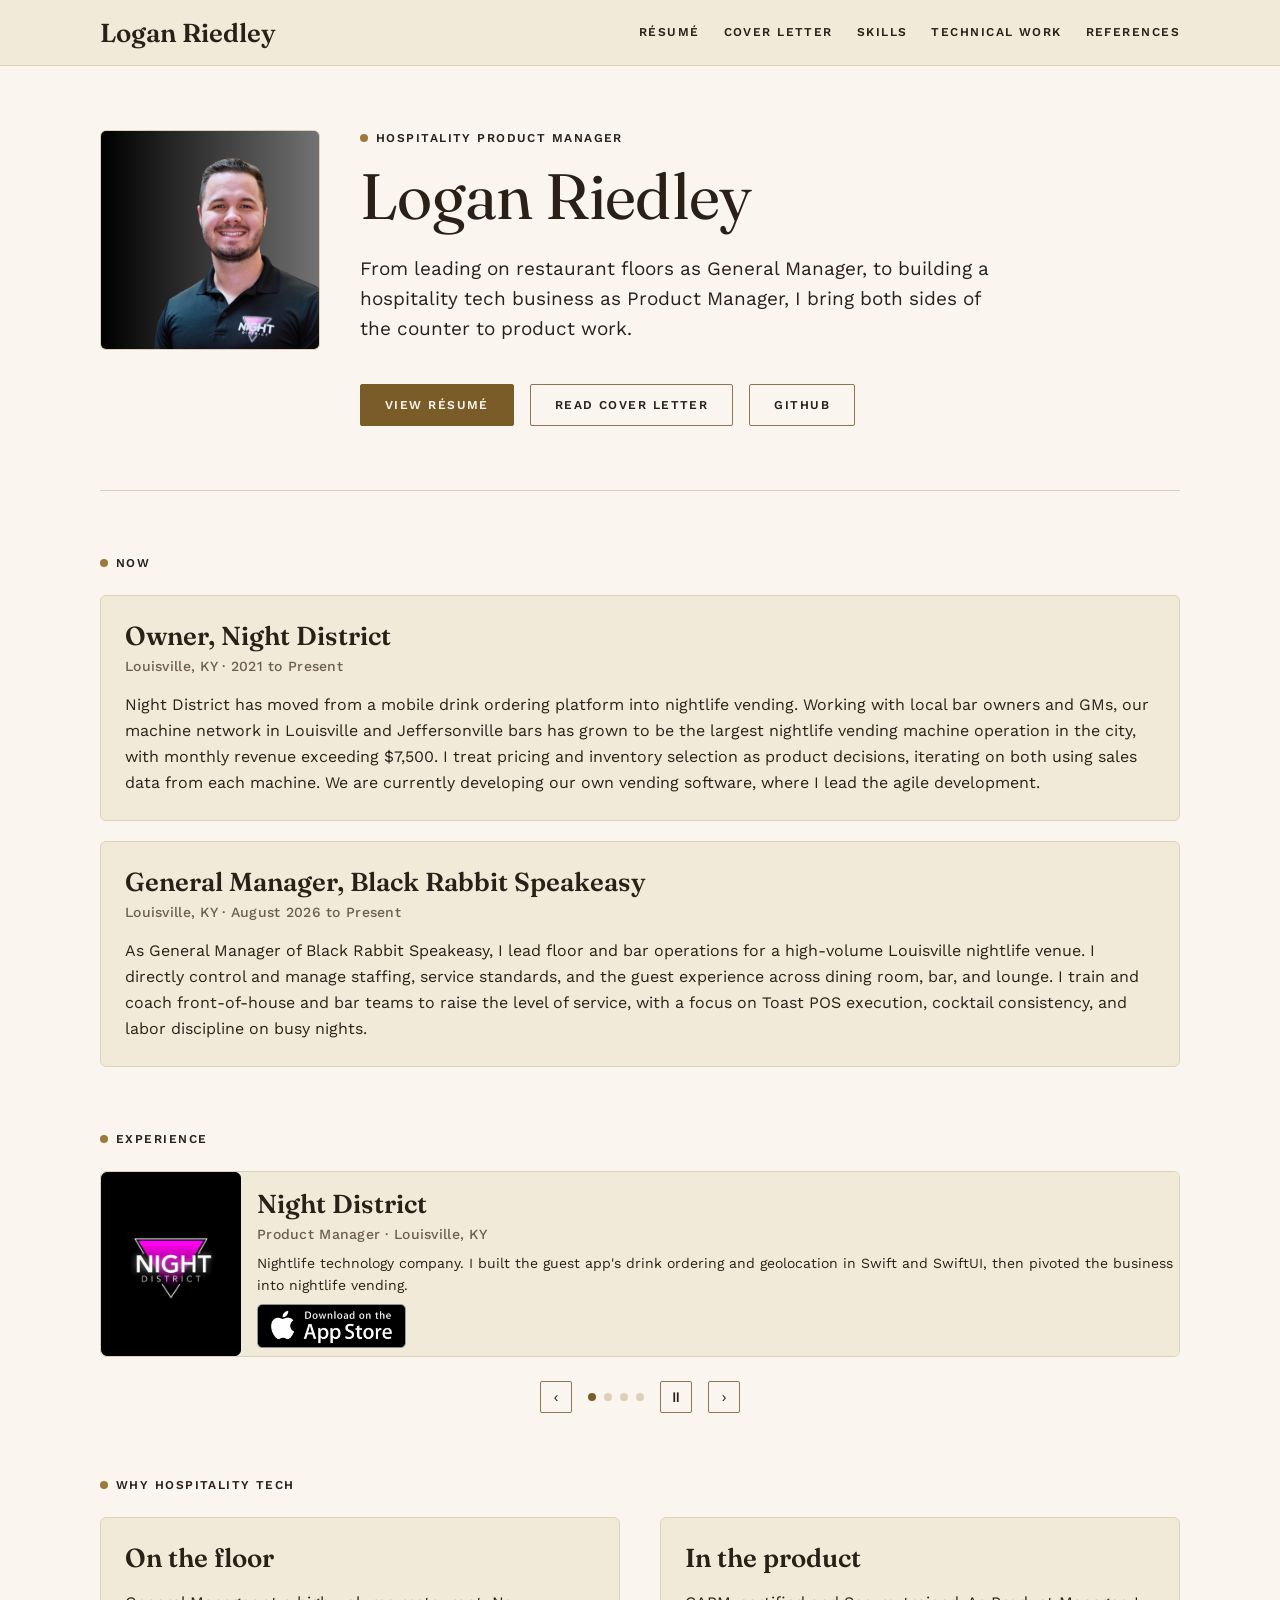
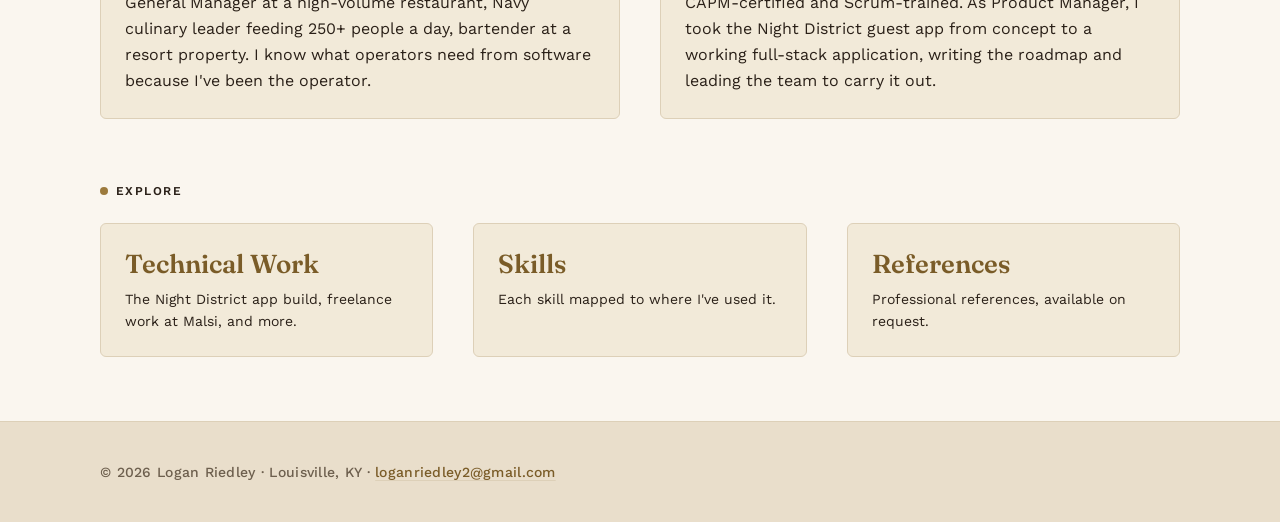
<file: index.html>
<!doctype html>
<html lang="en">
<head>
<meta charset="UTF-8" />
<meta name="viewport" content="width=device-width, initial-scale=1" />
<title>Logan Riedley · Hospitality Product Manager</title>
<meta name="description" content="Portfolio of Logan Riedley, a product manager who has worked both sides of the counter in hospitality." />
<link rel="preconnect" href="https://fonts.googleapis.com" />
<link rel="preconnect" href="https://fonts.gstatic.com" crossorigin />
<link href="https://fonts.googleapis.com/css2?family=Fraunces:wght@400;500;600&family=Work+Sans:wght@400;500;600&display=swap" rel="stylesheet" />
<link rel="stylesheet" href="assets/css/style.css" />
</head>
<body>

<header class="site-header">
  <div class="nav-inner">
    <a class="brand" href="index.html">Logan Riedley</a>
    <nav class="tabs" aria-label="Primary">
      <a href="assets/docs/logan-riedley-resume.pdf" target="_blank" rel="noopener">Résumé</a>
      <a href="cover-letter.html">Cover Letter</a>
      <!-- <a href="product-strategy.html">Product &amp; Strategy</a> -->
      <a href="skills.html">Skills</a>
      <a href="technical-work.html">Technical Work</a>
      <a href="references.html">References</a>
    </nav>
  </div>
</header>

<main>
  <div class="wrap">

    <section class="hero">
      <div class="hero-inner">
        <img class="hero-photo" src="assets/img/headshot.png" alt="Portrait of Logan Riedley" />
        <div>
          <p class="eyebrow label">Hospitality Product Manager</p>
          <h1 class="display-xl">Logan Riedley</h1>
          <p class="lede body-lg">
            From leading on restaurant floors as General Manager, to building a hospitality tech business as Product Manager, I bring both sides of the counter to product work.
          </p>
          <div class="cta-row">
            <a class="btn primary" href="assets/docs/logan-riedley-resume.pdf" target="_blank" rel="noopener">View Résumé</a>
            <a class="btn" href="cover-letter.html">Read Cover Letter</a>
            <a class="btn" href="https://github.com/lrriedley" target="_blank" rel="noopener">GitHub</a>
          </div>
        </div>
      </div>
    </section>

    <section>
      <div class="section-head">
        <p class="eyebrow label">Now</p>
      </div>
      <article class="card">
        <div class="card-head">
          <h2 class="display-md">Owner, Night District</h2>
          <span class="meta">Louisville, KY · 2021 to Present</span>
        </div>
        <p>
          Night District has moved from a mobile drink ordering platform into nightlife vending.
          Working with local bar owners and GMs, our machine network in Louisville and
          Jeffersonville bars has grown to be the largest nightlife vending machine operation in
          the city, with monthly revenue exceeding $7,500. I treat pricing and inventory selection
          as product decisions, iterating on both using sales data from each machine. 
          We are currently developing our own vending software, where I lead the agile development.
        </p>
      </article>

      <article class="card">
        <div class="card-head">
          <h2 class="display-md">General Manager, Black Rabbit Speakeasy</h2>
          <span class="meta">Louisville, KY · August 2026 to Present</span>
        </div>
        <p>
          As General Manager of Black Rabbit Speakeasy, I lead floor and bar operations for a high-volume 
          Louisville nightlife venue. I directly control and manage staffing, service standards, and the guest experience across dining 
          room, bar, and lounge. I train and coach front-of-house and bar teams to raise the level of service, 
          with a focus on Toast POS execution, cocktail consistency, and labor discipline on busy nights.
        </p>
      </article>
    </section>

    <section aria-roledescription="carousel" aria-label="Where I Work">
      <div class="section-head">
        <p class="eyebrow label">Experience</p>
      </div>
      <div class="carousel" data-carousel>
        <div class="carousel-viewport">
          <ul class="carousel-track" data-track role="list">
            <li class="carousel-slide" role="listitem">
              <div class="carousel-logo-frame carousel-logo-frame--dark carousel-logo-frame--fill">
                <img src="assets/img/carousel/night-district.png" alt="Night District logo" loading="lazy" />
              </div>
              <div>
                <h3 class="display-md">Night District</h3>
                <p class="meta">Product Manager · Louisville, KY</p>
                <p class="body-sm" style="margin-top: var(--space-2)">
                  Nightlife technology company. I built the guest app's drink ordering
                  and geolocation in Swift and SwiftUI, then pivoted the business into
                  nightlife vending.
                </p>
                <a class="app-store-badge" href="https://apps.apple.com/us/app/night-district/id6449729790" target="_blank" rel="noopener">
                  <img src="assets/img/app-store.png" alt="Download on the App Store" />
                </a>
              </div>
            </li>
            <li class="carousel-slide" role="listitem">
              <div class="carousel-logo-frame carousel-logo-frame--dark">
                <img src="assets/img/carousel/black-rabbit.svg" alt="Black Rabbit Speakeasy logo" loading="lazy" />
              </div>
              <div>
                <h3 class="display-md">Black Rabbit Speakeasy</h3>
                <p class="meta">General Manager</p>
                <p class="body-sm" style="margin-top: var(--space-2)">
                  The speakeasy I run day to day, including floor operations, the bar program,
                  and the guest experience from open to close.
                </p>
              </div>
            </li>
            <li class="carousel-slide" role="listitem">
              <div class="carousel-logo-frame carousel-logo-frame--light">
                <img src="assets/img/carousel/derby-city-pizza.png" alt="Derby City Pizza Co. logo" loading="lazy" />
              </div>
              <div>
                <h3 class="display-md">Derby City Pizza Co.</h3>
                <p class="meta">General Manager</p>
                <p class="body-sm" style="margin-top: var(--space-2)">
                  High-volume pizza franchise where I lead a 15-plus person team and
                  planned and launched a 6-cocktail beverage program from recipe to
                  bartender training.
                </p>
              </div>
            </li>
            <li class="carousel-slide" role="listitem">
              <div class="carousel-logo-frame carousel-logo-frame--dark">
                <img src="assets/img/carousel/bar-ticket.png" alt="Bar Ticket logo" loading="lazy" />
              </div>
              <div>
                <h3 class="display-md">Bar Ticket</h3>
                <p class="meta">Built it myself · macOS</p>
                <p class="body-sm" style="margin-top: var(--space-2)">
                  A tool for my own workflow: write <code>//TODO</code> in Swift, hit
                  save, and it opens a GitHub issue automatically. No forms, no
                  context switching.
                </p>
              </div>
            </li>
          </ul>
        </div>
        <div class="carousel-controls">
          <button class="carousel-btn" type="button" data-prev aria-label="Previous slide">‹</button>
          <div class="carousel-dots" data-dots role="tablist" aria-label="Slides"></div>
          <button class="carousel-btn" type="button" data-pause aria-label="Pause automatic rotation" aria-pressed="false">⏸</button>
          <button class="carousel-btn" type="button" data-next aria-label="Next slide">›</button>
        </div>
      </div>
    </section>

    <section>
      <div class="section-head">
        <p class="eyebrow label">Why Hospitality Tech</p>
      </div>
      <div class="grid">
        <article class="card">
          <h2 class="display-md">On the floor</h2>
          <p style="margin-top: var(--space-3)">
            General Manager at a high-volume restaurant, Navy culinary leader feeding 250+
            people a day, bartender at a resort property. I know what operators need from
            software because I've been the operator.
          </p>
        </article>
        <article class="card">
          <h2 class="display-md">In the product</h2>
          <p style="margin-top: var(--space-3)">
            CAPM-certified and Scrum-trained. As Product Manager, I took the Night District
            guest app from concept to a working full-stack application, writing the roadmap and leading the team to carry it out.
          </p>
        </article>
      </div>
    </section>

    <section>
      <div class="section-head">
        <p class="eyebrow label">Explore</p>
      </div>
      <div class="grid">
        <!--
        <article class="card">
          <h2 class="display-md"><a href="product-strategy.html">Product &amp; Strategy</a></h2>
          <p class="body-sm" style="margin-top: var(--space-2)">Backlog, roadmap, and cross-functional delivery at Night District.</p>
        </article>
        -->
        <article class="card">
          <h2 class="display-md"><a href="technical-work.html">Technical Work</a></h2>
          <p class="body-sm" style="margin-top: var(--space-2)">The Night District app build, freelance work at Malsi, and more.</p>
        </article>
        <article class="card">
          <h2 class="display-md"><a href="skills.html">Skills</a></h2>
          <p class="body-sm" style="margin-top: var(--space-2)">Each skill mapped to where I've used it.</p>
        </article>
        <article class="card">
          <h2 class="display-md"><a href="references.html">References</a></h2>
          <p class="body-sm" style="margin-top: var(--space-2)">Professional references, available on request.</p>
        </article>
      </div>
    </section>

  </div>
</main>

<footer class="site-footer">
  <div class="wrap">
    <p class="meta">© <span data-year>2026</span> Logan Riedley · Louisville, KY · <a href="mailto:loganriedley2@gmail.com">loganriedley2@gmail.com</a></p>
  </div>
</footer>

<script src="assets/js/main.js"></script>
</body>
</html>
</file>
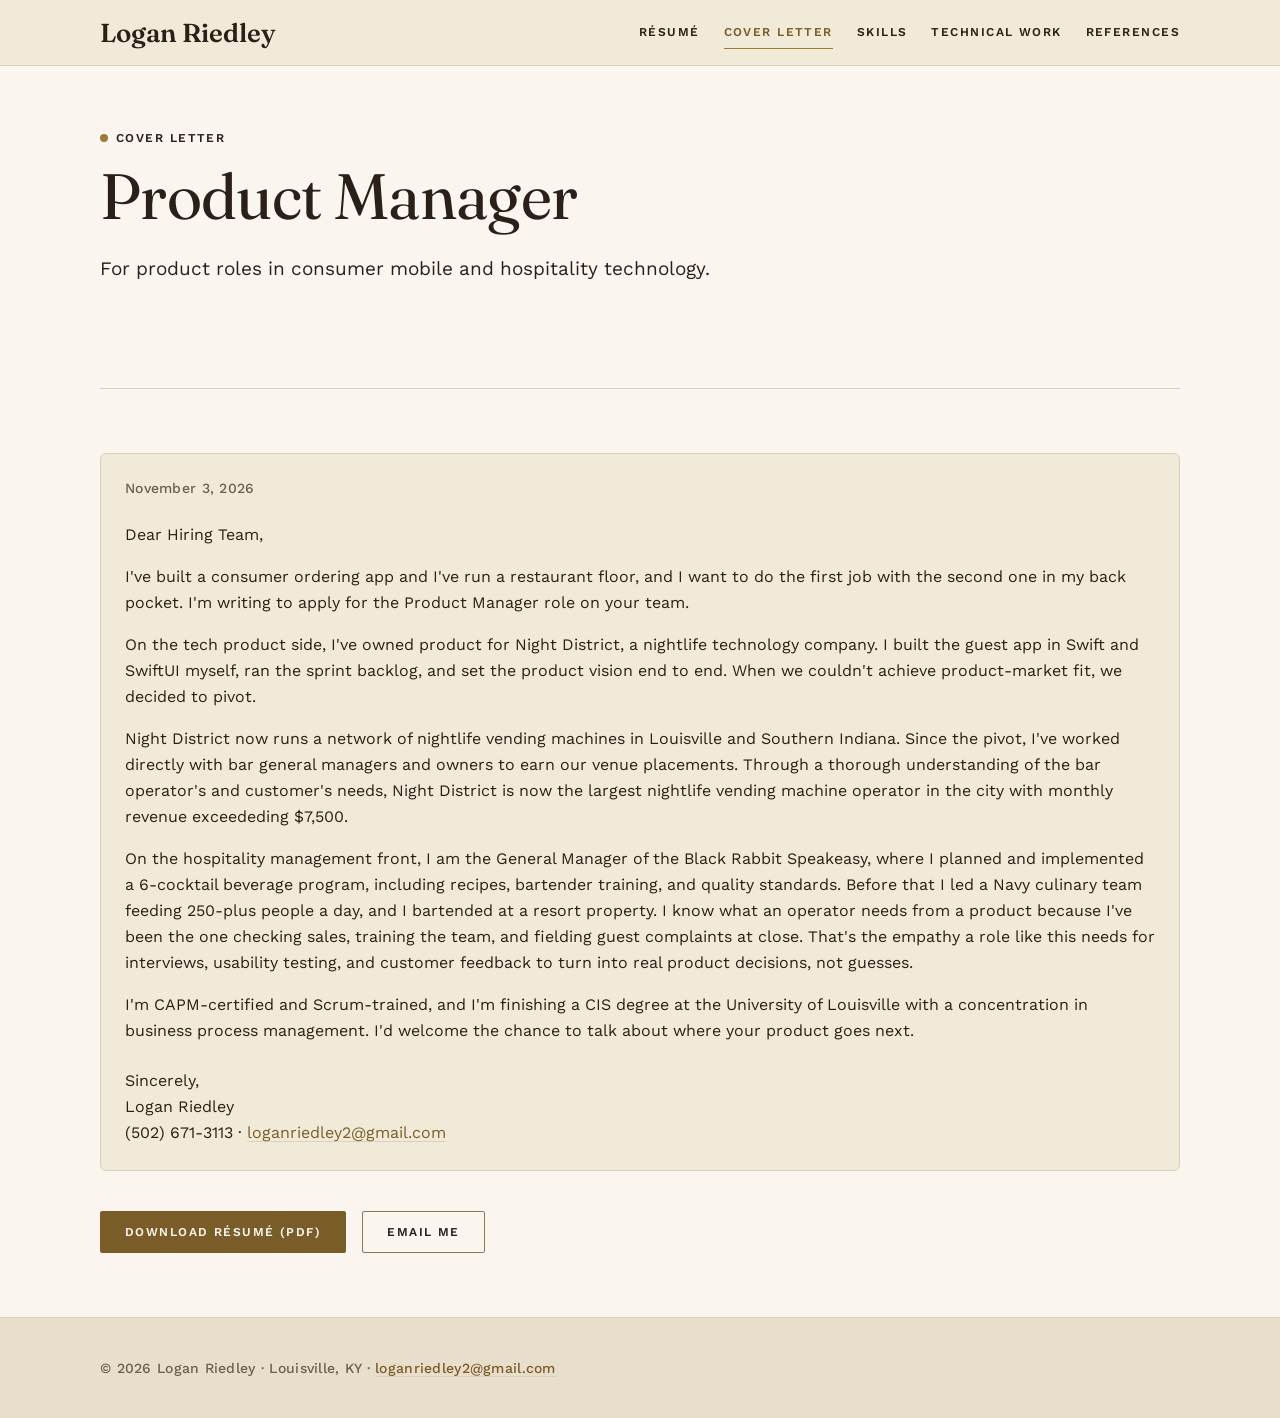
<file: cover-letter.html>
<!doctype html>
<html lang="en">
<head>
<meta charset="UTF-8" />
<meta name="viewport" content="width=device-width, initial-scale=1" />
<title>Cover Letter · Logan Riedley</title>
<meta name="description" content="Logan Riedley's cover letter for product management roles in consumer mobile and hospitality technology." />
<link rel="preconnect" href="https://fonts.googleapis.com" />
<link rel="preconnect" href="https://fonts.gstatic.com" crossorigin />
<link href="https://fonts.googleapis.com/css2?family=Fraunces:wght@400;500;600&family=Work+Sans:wght@400;500;600&display=swap" rel="stylesheet" />
<link rel="stylesheet" href="assets/css/style.css" />
</head>
<body>

<header class="site-header">
  <div class="nav-inner">
    <a class="brand" href="index.html">Logan Riedley</a>
    <nav class="tabs" aria-label="Primary">
      <a href="assets/docs/logan-riedley-resume.pdf" target="_blank" rel="noopener">Résumé</a>
      <a href="cover-letter.html" aria-current="page">Cover Letter</a>
      <!-- <a href="product-strategy.html">Product &amp; Strategy</a> -->
      <a href="skills.html">Skills</a>
      <a href="technical-work.html">Technical Work</a>
      <a href="references.html">References</a>
    </nav>
  </div>
</header>

<main>
  <div class="wrap">

    <section class="hero">
      <p class="eyebrow label">Cover Letter</p>
      <h1 class="display-xl">Product Manager</h1>
      <p class="lede body-lg">
        For product roles in consumer mobile and hospitality technology.
      </p>
    </section>

    <section>
      <article class="card">
        <p class="meta" style="margin-bottom: var(--space-4)">November 3, 2026</p>

        <p>Dear Hiring Team,</p>

        <p>
          I've built a consumer ordering app and I've run a restaurant floor, and
          I want to do the first job with the second one in my back pocket. I'm
          writing to apply for the Product Manager role on your team.
        </p>

        <p>
          On the tech product side, I've owned product for Night District, a nightlife technology
          company. I built the guest app in Swift and SwiftUI myself, ran the
          sprint backlog, and set the product vision end to end. When we couldn't 
          achieve product-market fit, we decided to pivot. 
        </p>
          
        <p>
          Night District now runs a network of nightlife vending
          machines in Louisville and Southern Indiana. Since the pivot, I've worked directly with
          bar general managers and owners to earn our venue placements. Through a thorough understanding of the bar operator's and customer's needs, 
          Night District is now the largest nightlife vending machine operator in the city with monthly revenue exceededing $7,500. 
        </p>

        <p>
          On the hospitality management front, I am the General Manager of the Black Rabbit Speakeasy, where I planned and implemented a
          6-cocktail beverage program, including recipes, bartender training, and quality
          standards. Before that I led a Navy culinary team feeding
          250-plus people a day, and I bartended at a resort property. I know what
          an operator needs from a product because I've been the one checking
          sales, training the team, and fielding guest complaints at close. That's
          the empathy a role like this needs for interviews, usability testing, and
          customer feedback to turn into real product decisions, not guesses.
        </p>

        <p>
          I'm CAPM-certified and Scrum-trained, and I'm finishing a CIS degree at
          the University of Louisville with a concentration in business process
          management. I'd welcome the chance to talk about where your product goes
          next.
        </p>

        <p style="margin-top: var(--space-4)">
          Sincerely,<br />
          Logan Riedley<br />
          (502) 671-3113 · <a href="mailto:loganriedley2@gmail.com">loganriedley2@gmail.com</a>
        </p>
      </article>

      <div class="cta-row" style="margin-top: var(--space-5)">
        <a class="btn primary" href="assets/docs/logan-riedley-resume.pdf" target="_blank" rel="noopener">Download Résumé (PDF)</a>
        <a class="btn" href="mailto:loganriedley2@gmail.com">Email Me</a>
      </div>
    </section>

  </div>
</main>

<footer class="site-footer">
  <div class="wrap">
    <p class="meta">© <span data-year>2026</span> Logan Riedley · Louisville, KY · <a href="mailto:loganriedley2@gmail.com">loganriedley2@gmail.com</a></p>
  </div>
</footer>

<script src="assets/js/main.js"></script>
</body>
</html>
</file>
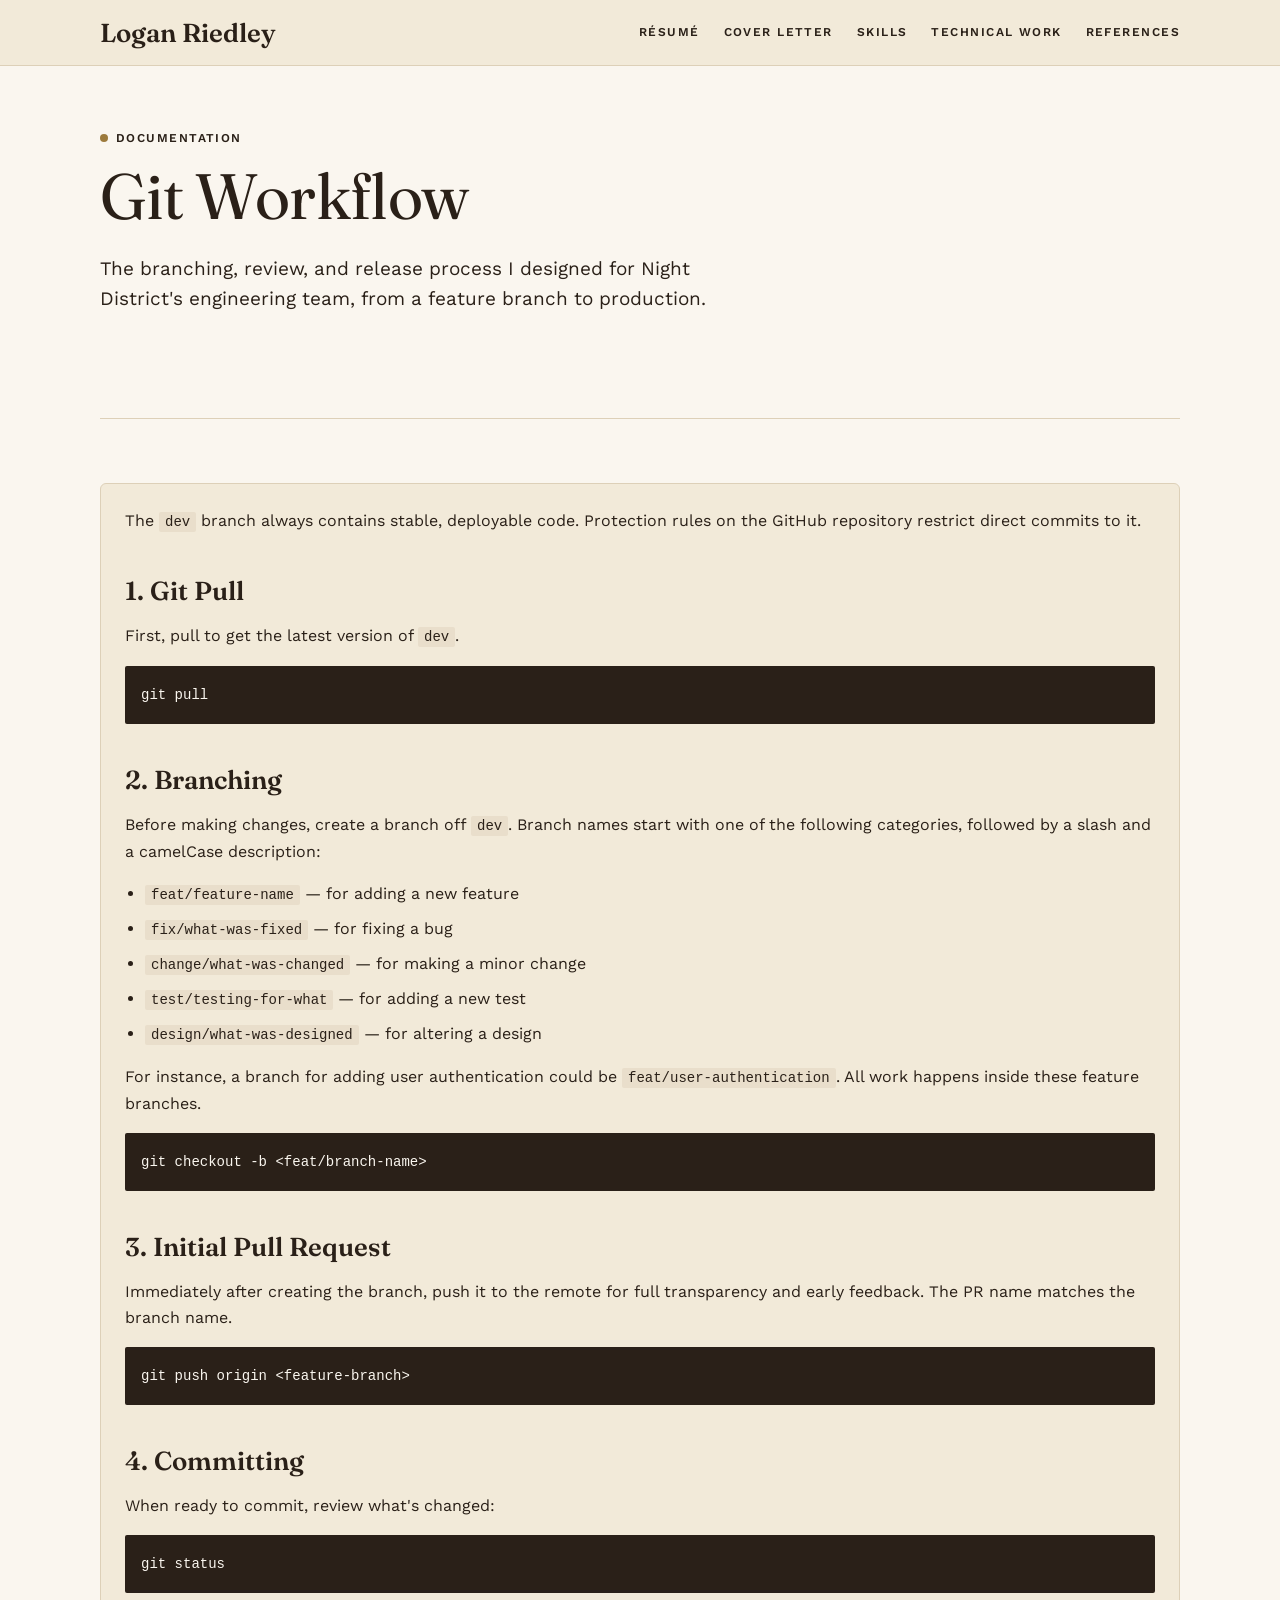
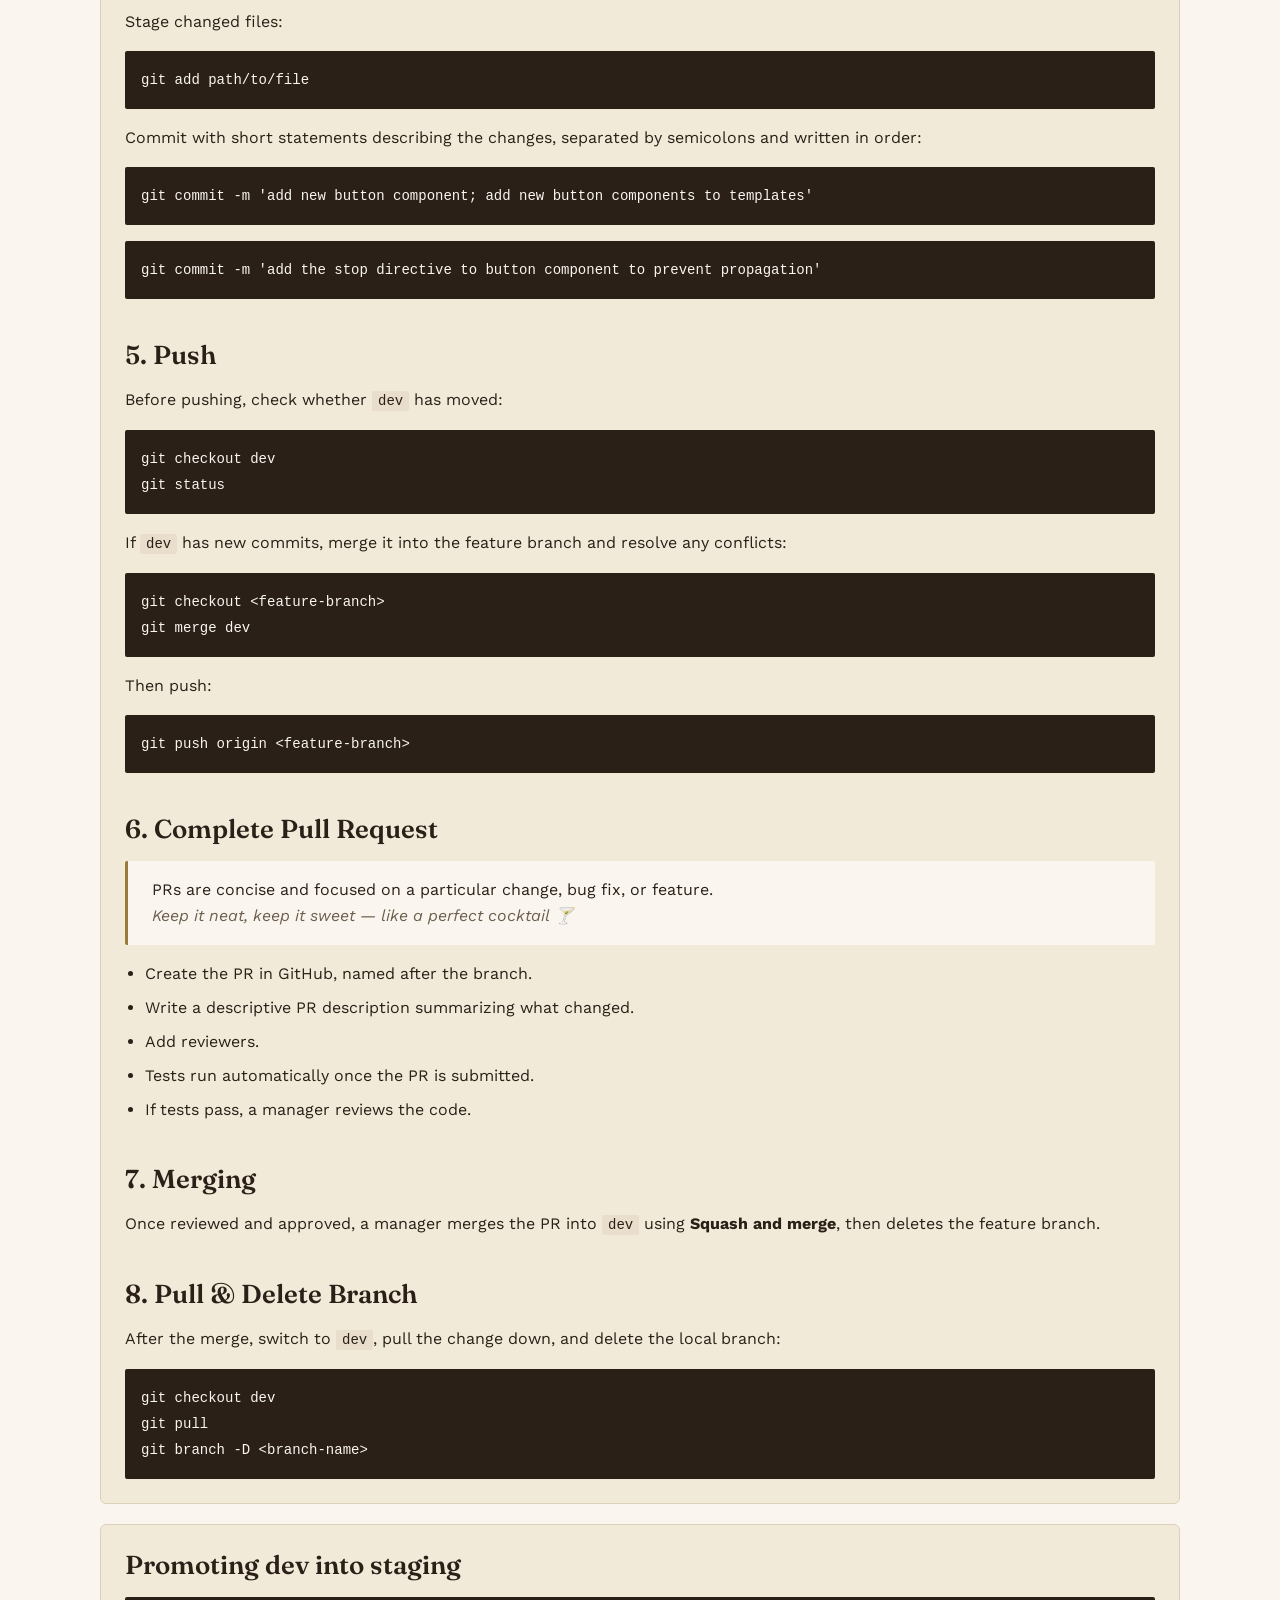
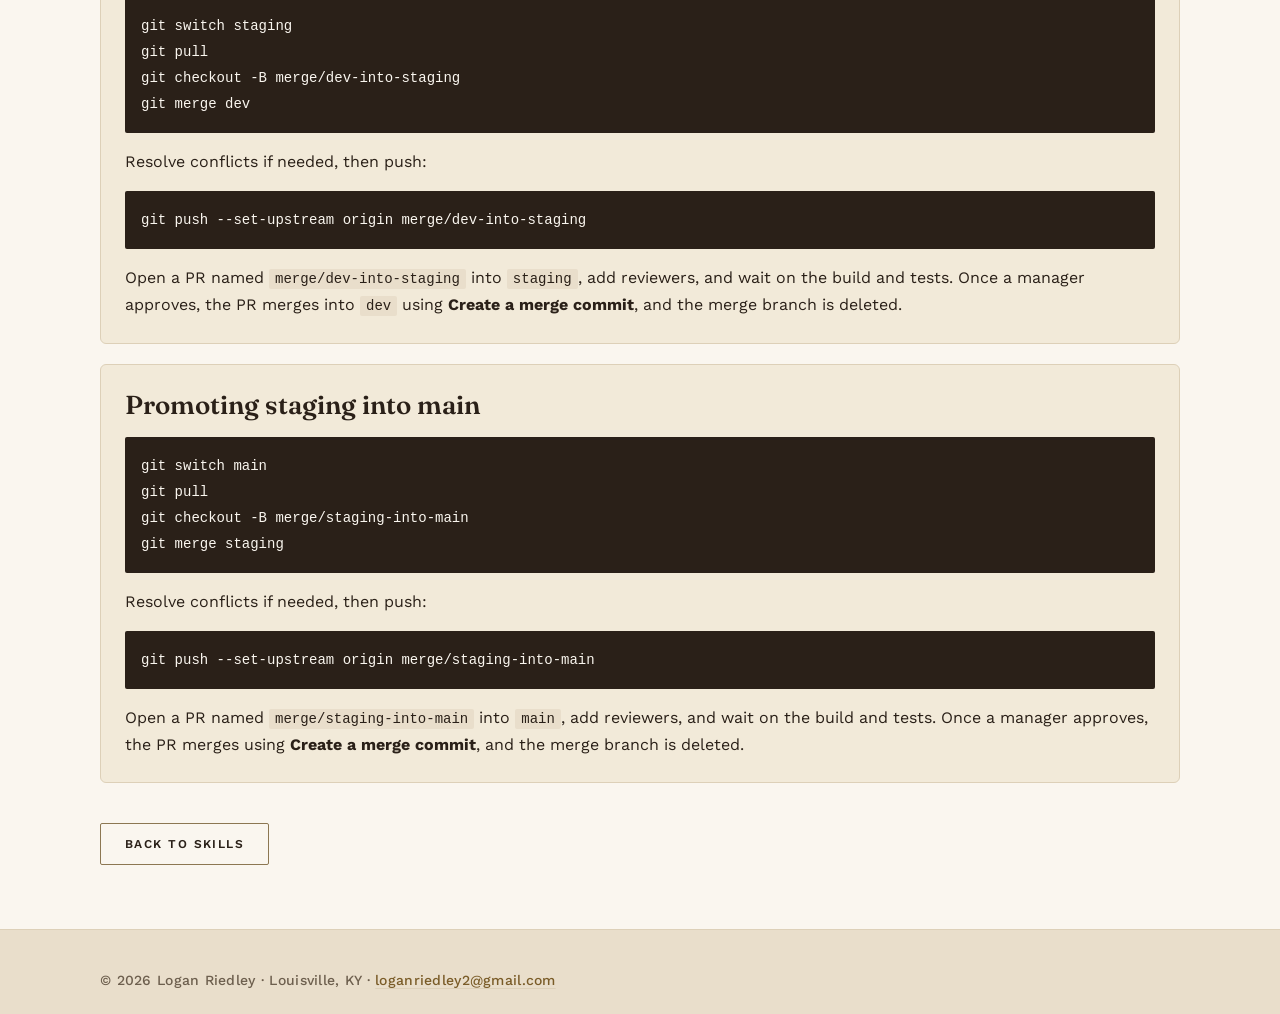
<file: git-workflow.html>
<!doctype html>
<html lang="en">
<head>
<meta charset="UTF-8" />
<meta name="viewport" content="width=device-width, initial-scale=1" />
<title>Git Workflow · Logan Riedley</title>
<meta name="description" content="The branching, review, and release workflow Logan Riedley designed for Night District." />
<link rel="preconnect" href="https://fonts.googleapis.com" />
<link rel="preconnect" href="https://fonts.gstatic.com" crossorigin />
<link href="https://fonts.googleapis.com/css2?family=Fraunces:wght@400;500;600&family=Work+Sans:wght@400;500;600&display=swap" rel="stylesheet" />
<link rel="stylesheet" href="assets/css/style.css" />
</head>
<body>

<header class="site-header">
  <div class="nav-inner">
    <a class="brand" href="index.html">Logan Riedley</a>
    <nav class="tabs" aria-label="Primary">
      <a href="assets/docs/logan-riedley-resume.pdf" target="_blank" rel="noopener">Résumé</a>
      <a href="cover-letter.html">Cover Letter</a>
      <!-- <a href="product-strategy.html">Product &amp; Strategy</a> -->
      <a href="skills.html">Skills</a>
      <a href="technical-work.html">Technical Work</a>
      <a href="references.html">References</a>
    </nav>
  </div>
</header>

<main>
  <div class="wrap">

    <section class="hero">
      <p class="eyebrow label">Documentation</p>
      <h1 class="display-xl">Git Workflow</h1>
      <p class="lede body-lg">
        The branching, review, and release process I designed for Night District's engineering
        team, from a feature branch to production.
      </p>
    </section>

    <section>
      <article class="card">
        <p>
          The <code>dev</code> branch always contains stable, deployable code. Protection rules
          on the GitHub repository restrict direct commits to it.
        </p>

        <h2 class="display-md" style="margin-top: var(--space-5)">1. Git Pull</h2>
        <p>First, pull to get the latest version of <code>dev</code>.</p>
        <pre><code>git pull</code></pre>

        <h2 class="display-md" style="margin-top: var(--space-5)">2. Branching</h2>
        <p>
          Before making changes, create a branch off <code>dev</code>. Branch names start with
          one of the following categories, followed by a slash and a camelCase description:
        </p>
        <ul>
          <li><code>feat/feature-name</code> — for adding a new feature</li>
          <li><code>fix/what-was-fixed</code> — for fixing a bug</li>
          <li><code>change/what-was-changed</code> — for making a minor change</li>
          <li><code>test/testing-for-what</code> — for adding a new test</li>
          <li><code>design/what-was-designed</code> — for altering a design</li>
        </ul>
        <p>
          For instance, a branch for adding user authentication could be
          <code>feat/user-authentication</code>. All work happens inside these feature branches.
        </p>
        <pre><code>git checkout -b &lt;feat/branch-name&gt;</code></pre>

        <h2 class="display-md" style="margin-top: var(--space-5)">3. Initial Pull Request</h2>
        <p>
          Immediately after creating the branch, push it to the remote for full transparency and
          early feedback. The PR name matches the branch name.
        </p>
        <pre><code>git push origin &lt;feature-branch&gt;</code></pre>

        <h2 class="display-md" style="margin-top: var(--space-5)">4. Committing</h2>
        <p>When ready to commit, review what's changed:</p>
        <pre><code>git status</code></pre>
        <p>Stage changed files:</p>
        <pre><code>git add path/to/file</code></pre>
        <p>
          Commit with short statements describing the changes, separated by semicolons and
          written in order:
        </p>
        <pre><code>git commit -m 'add new button component; add new button components to templates'</code></pre>
        <pre><code>git commit -m 'add the stop directive to button component to prevent propagation'</code></pre>

        <h2 class="display-md" style="margin-top: var(--space-5)">5. Push</h2>
        <p>Before pushing, check whether <code>dev</code> has moved:</p>
        <pre><code>git checkout dev
git status</code></pre>
        <p>If <code>dev</code> has new commits, merge it into the feature branch and resolve any conflicts:</p>
        <pre><code>git checkout &lt;feature-branch&gt;
git merge dev</code></pre>
        <p>Then push:</p>
        <pre><code>git push origin &lt;feature-branch&gt;</code></pre>

        <h2 class="display-md" style="margin-top: var(--space-5)">6. Complete Pull Request</h2>
        <blockquote>
          PRs are concise and focused on a particular change, bug fix, or feature.<br />
          <em>Keep it neat, keep it sweet — like a perfect cocktail 🍸</em>
        </blockquote>
        <ul>
          <li>Create the PR in GitHub, named after the branch.</li>
          <li>Write a descriptive PR description summarizing what changed.</li>
          <li>Add reviewers.</li>
          <li>Tests run automatically once the PR is submitted.</li>
          <li>If tests pass, a manager reviews the code.</li>
        </ul>

        <h2 class="display-md" style="margin-top: var(--space-5)">7. Merging</h2>
        <p>
          Once reviewed and approved, a manager merges the PR into <code>dev</code> using
          <strong>Squash and merge</strong>, then deletes the feature branch.
        </p>

        <h2 class="display-md" style="margin-top: var(--space-5)">8. Pull &amp; Delete Branch</h2>
        <p>After the merge, switch to <code>dev</code>, pull the change down, and delete the local branch:</p>
        <pre><code>git checkout dev
git pull
git branch -D &lt;branch-name&gt;</code></pre>
      </article>

      <article class="card">
        <h2 class="display-md">Promoting dev into staging</h2>
        <pre><code>git switch staging
git pull
git checkout -B merge/dev-into-staging
git merge dev</code></pre>
        <p>Resolve conflicts if needed, then push:</p>
        <pre><code>git push --set-upstream origin merge/dev-into-staging</code></pre>
        <p>
          Open a PR named <code>merge/dev-into-staging</code> into <code>staging</code>, add
          reviewers, and wait on the build and tests. Once a manager approves, the PR merges
          into <code>dev</code> using <strong>Create a merge commit</strong>, and the merge
          branch is deleted.
        </p>
      </article>

      <article class="card">
        <h2 class="display-md">Promoting staging into main</h2>
        <pre><code>git switch main
git pull
git checkout -B merge/staging-into-main
git merge staging</code></pre>
        <p>Resolve conflicts if needed, then push:</p>
        <pre><code>git push --set-upstream origin merge/staging-into-main</code></pre>
        <p>
          Open a PR named <code>merge/staging-into-main</code> into <code>main</code>, add
          reviewers, and wait on the build and tests. Once a manager approves, the PR merges
          using <strong>Create a merge commit</strong>, and the merge branch is deleted.
        </p>
      </article>

      <div class="cta-row" style="margin-top: var(--space-5)">
        <a class="btn" href="skills.html">Back to Skills</a>
      </div>
    </section>

  </div>
</main>

<footer class="site-footer">
  <div class="wrap">
    <p class="meta">© <span data-year>2026</span> Logan Riedley · Louisville, KY · <a href="mailto:loganriedley2@gmail.com">loganriedley2@gmail.com</a></p>
  </div>
</footer>

<script src="assets/js/main.js"></script>
</body>
</html>
</file>
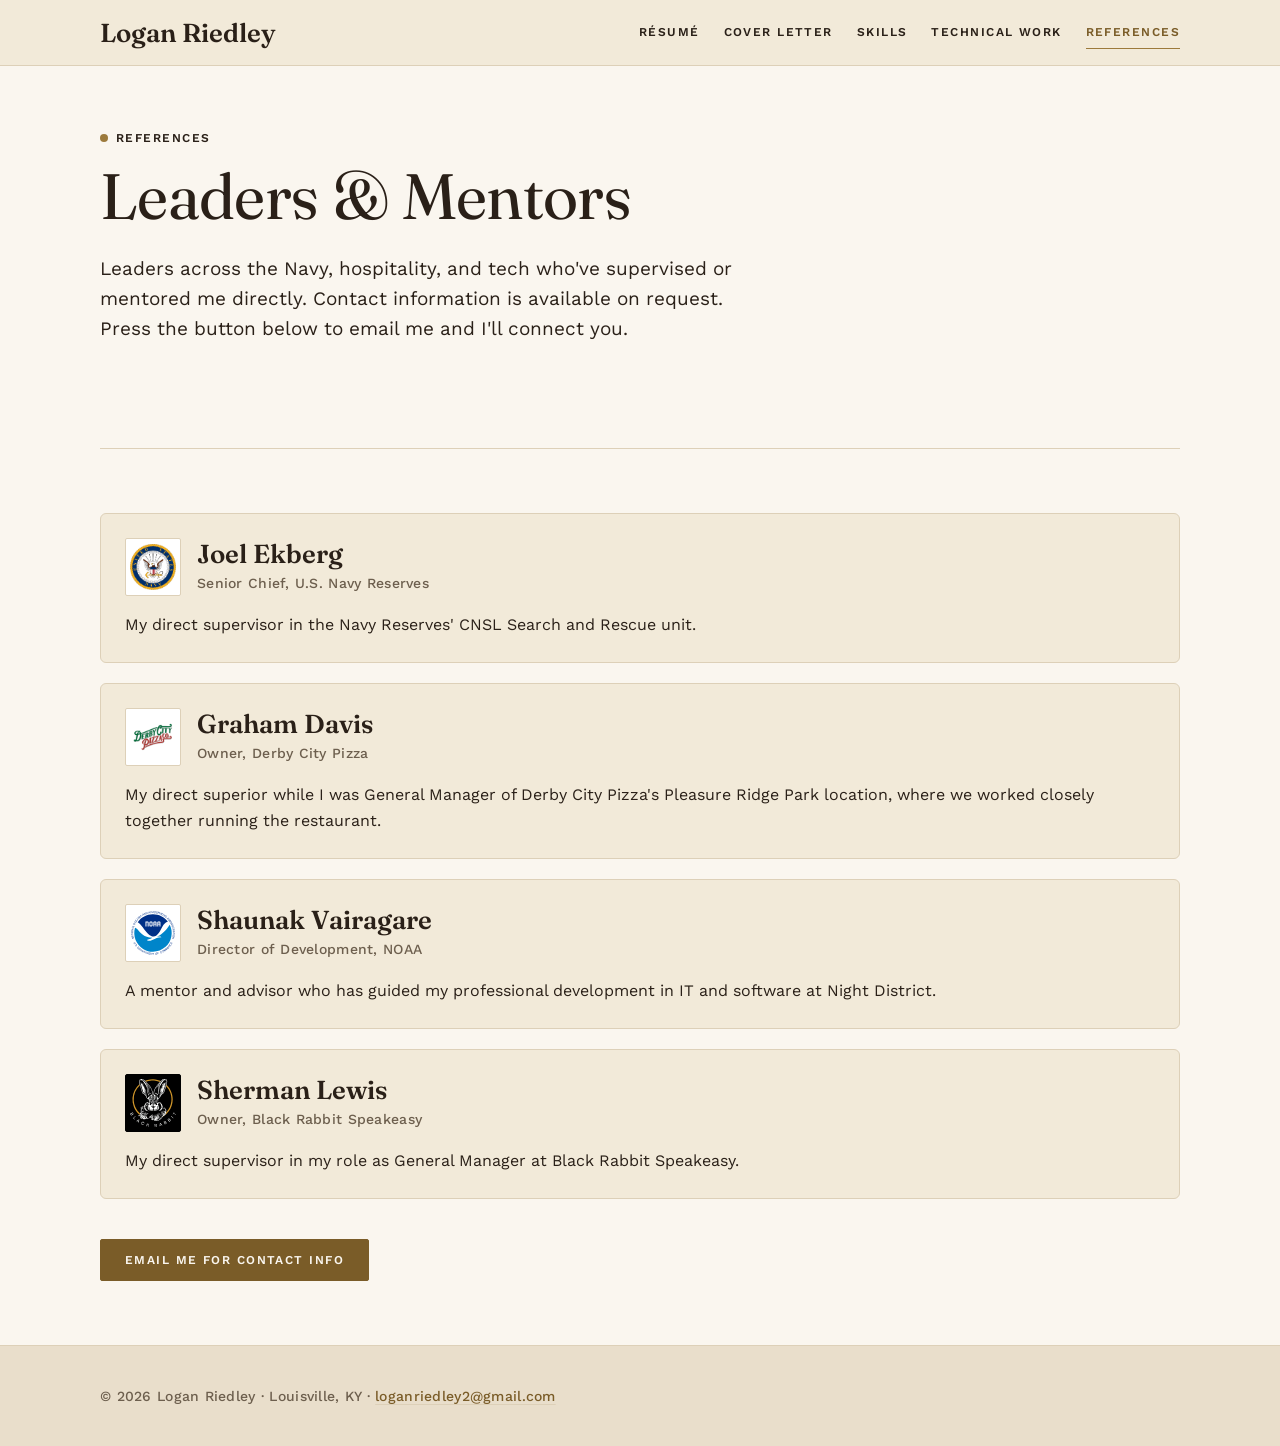
<file: references.html>
<!doctype html>
<html lang="en">
<head>
<meta charset="UTF-8" />
<meta name="viewport" content="width=device-width, initial-scale=1" />
<title>References · Logan Riedley</title>
<meta name="description" content="Professional references for Logan Riedley." />
<link rel="preconnect" href="https://fonts.googleapis.com" />
<link rel="preconnect" href="https://fonts.gstatic.com" crossorigin />
<link href="https://fonts.googleapis.com/css2?family=Fraunces:wght@400;500;600&family=Work+Sans:wght@400;500;600&display=swap" rel="stylesheet" />
<link rel="stylesheet" href="assets/css/style.css" />
</head>
<body>

<header class="site-header">
  <div class="nav-inner">
    <a class="brand" href="index.html">Logan Riedley</a>
    <nav class="tabs" aria-label="Primary">
      <a href="assets/docs/logan-riedley-resume.pdf" target="_blank" rel="noopener">Résumé</a>
      <a href="cover-letter.html">Cover Letter</a>
      <!-- <a href="product-strategy.html">Product &amp; Strategy</a> -->
      <a href="skills.html">Skills</a>
      <a href="technical-work.html">Technical Work</a>
      <a href="references.html" aria-current="page">References</a>
    </nav>
  </div>
</header>

<main>
  <div class="wrap">

    <section class="hero">
      <p class="eyebrow label">References</p>
      <h1 class="display-xl">Leaders &amp; Mentors</h1>
      <p class="lede body-lg">
        Leaders across the Navy, hospitality, and tech who've supervised or mentored me
        directly. Contact information is available on request. Press the button below to email me and I'll connect you.
      </p>
    </section>

    <section>
      <article class="card">
        <div class="card-head card-head--logo">
          <div class="card-logo card-logo--light">
            <img src="assets/img/carousel/navy.webp" alt="United States Navy emblem" loading="lazy" />
          </div>
          <div>
            <h2 class="display-md">Joel Ekberg</h2>
            <span class="meta">Senior Chief, U.S. Navy Reserves</span>
          </div>
        </div>
        <p>
          My direct supervisor in the Navy Reserves' CNSL Search and Rescue unit.
        </p>
      </article>

      <article class="card">
        <div class="card-head card-head--logo">
          <div class="card-logo card-logo--light">
            <img src="assets/img/carousel/derby-city-pizza.png" alt="Derby City Pizza Co. logo" loading="lazy" />
          </div>
          <div>
            <h2 class="display-md">Graham Davis</h2>
            <span class="meta">Owner, Derby City Pizza</span>
          </div>
        </div>
        <p>
          My direct superior while I was General Manager of Derby City Pizza's Pleasure Ridge
          Park location, where we worked closely together running the restaurant.
        </p>
      </article>

      <article class="card">
        <div class="card-head card-head--logo">
          <div class="card-logo card-logo--light">
            <img src="assets/img/carousel/noaa.svg" alt="NOAA logo" loading="lazy" />
          </div>
          <div>
            <h2 class="display-md">Shaunak Vairagare</h2>
            <span class="meta">Director of Development, NOAA</span>
          </div>
        </div>
        <p>
          A mentor and advisor who has guided my professional development in IT and software
          at Night District.
        </p>
      </article>

      <article class="card">
        <div class="card-head card-head--logo">
          <div class="card-logo card-logo--dark">
            <img src="assets/img/carousel/black-rabbit.svg" alt="Black Rabbit Speakeasy logo" loading="lazy" />
          </div>
          <div>
            <h2 class="display-md">Sherman Lewis</h2>
            <span class="meta">Owner, Black Rabbit Speakeasy</span>
          </div>
        </div>
        <p>
          My direct supervisor in my role as General Manager at Black Rabbit Speakeasy.
        </p>
      </article>

      <div class="cta-row" style="margin-top: var(--space-5)">
        <a class="btn primary" href="mailto:loganriedley2@gmail.com">Email Me for Contact Info</a>
      </div>
    </section>

  </div>
</main>

<footer class="site-footer">
  <div class="wrap">
    <p class="meta">© <span data-year>2026</span> Logan Riedley · Louisville, KY · <a href="mailto:loganriedley2@gmail.com">loganriedley2@gmail.com</a></p>
  </div>
</footer>

<script src="assets/js/main.js"></script>
</body>
</html>
</file>
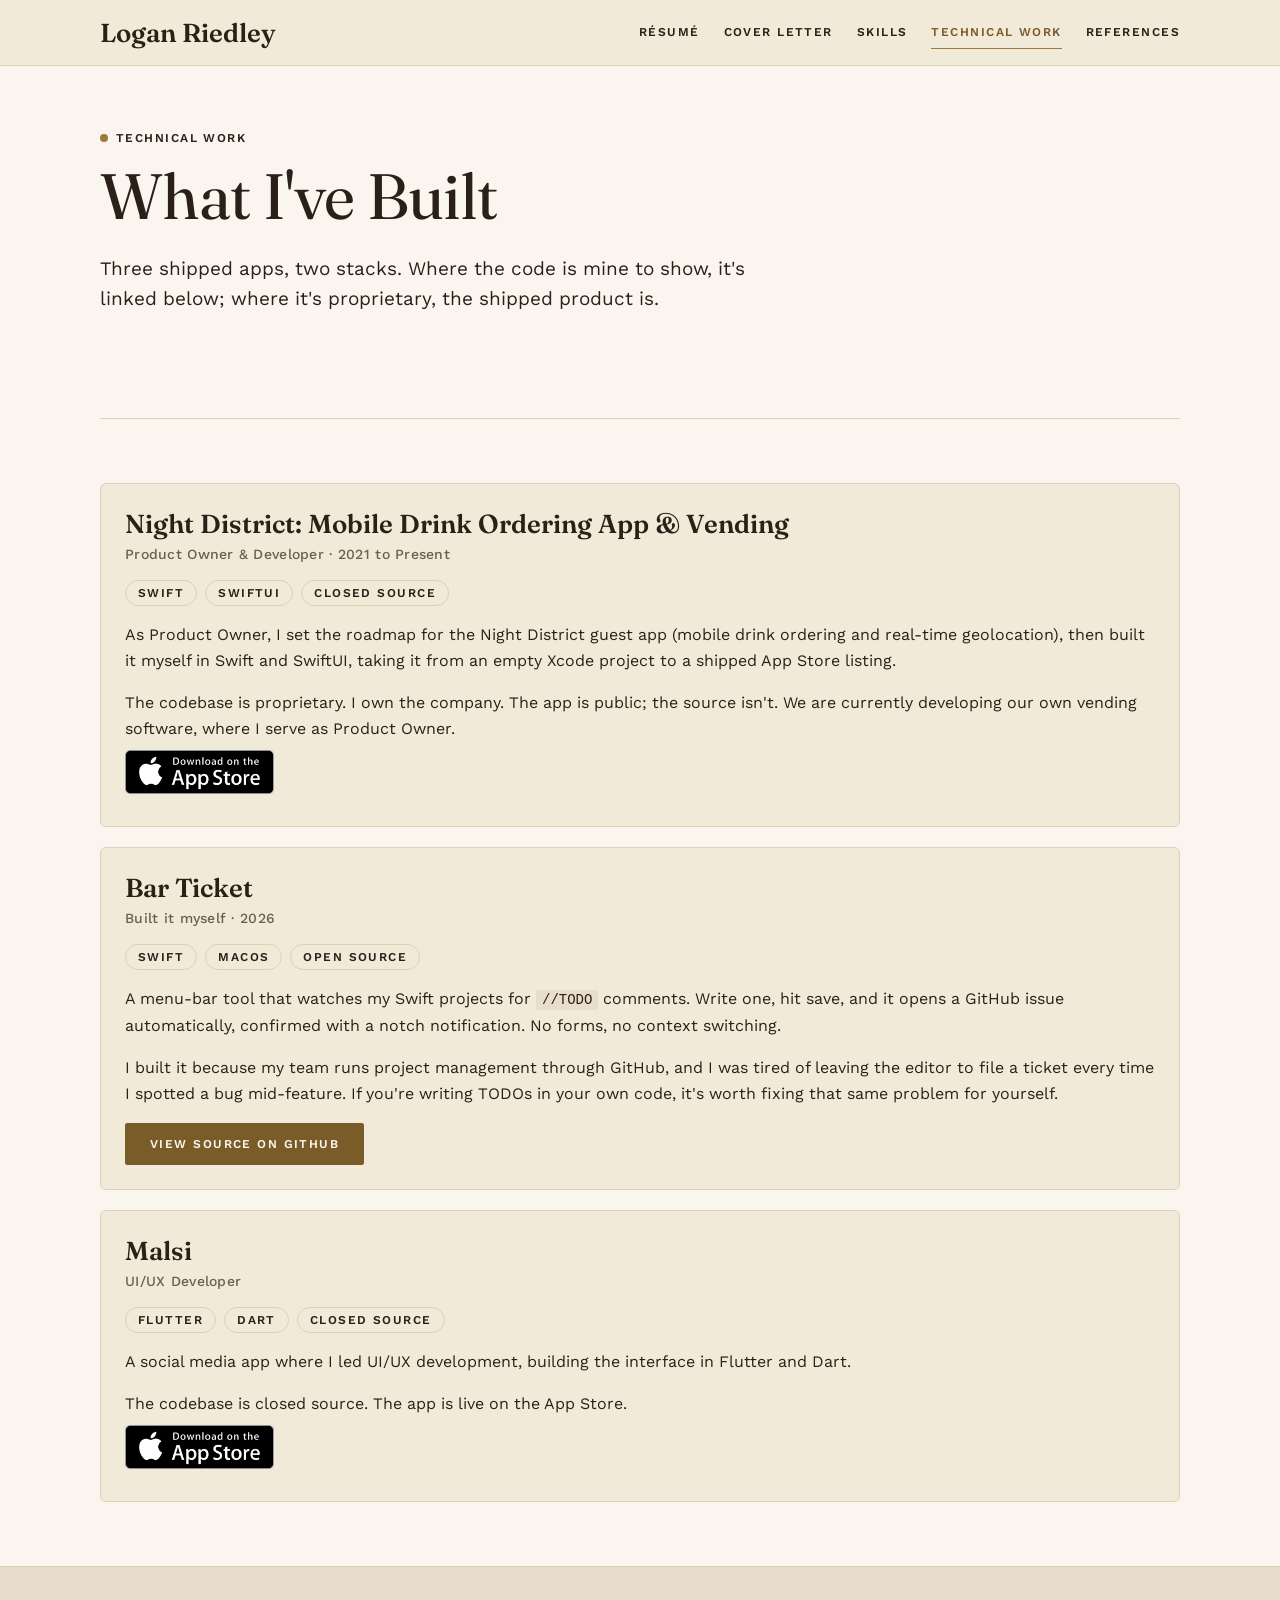
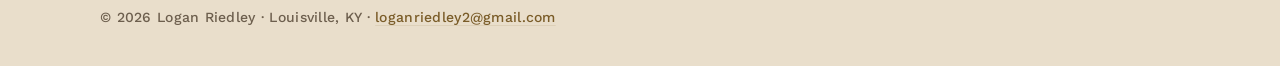
<file: technical-work.html>
<!doctype html>
<html lang="en">
<head>
<meta charset="UTF-8" />
<meta name="viewport" content="width=device-width, initial-scale=1" />
<title>Technical Work · Logan Riedley</title>
<meta name="description" content="The apps Logan Riedley has built and shipped: Night District, Bar Ticket, and Malsi." />
<link rel="preconnect" href="https://fonts.googleapis.com" />
<link rel="preconnect" href="https://fonts.gstatic.com" crossorigin />
<link href="https://fonts.googleapis.com/css2?family=Fraunces:wght@400;500;600&family=Work+Sans:wght@400;500;600&display=swap" rel="stylesheet" />
<link rel="stylesheet" href="assets/css/style.css" />
</head>
<body>

<header class="site-header">
  <div class="nav-inner">
    <a class="brand" href="index.html">Logan Riedley</a>
    <nav class="tabs" aria-label="Primary">
      <a href="assets/docs/logan-riedley-resume.pdf" target="_blank" rel="noopener">Résumé</a>
      <a href="cover-letter.html">Cover Letter</a>
      <!-- <a href="product-strategy.html">Product &amp; Strategy</a> -->
      <a href="skills.html">Skills</a>
      <a href="technical-work.html" aria-current="page">Technical Work</a>
      <a href="references.html">References</a>
    </nav>
  </div>
</header>

<main>
  <div class="wrap">

    <section class="hero">
      <p class="eyebrow label">Technical Work</p>
      <h1 class="display-xl">What I've Built</h1>
      <p class="lede body-lg">
        Three shipped apps, two stacks. Where the code is mine to show, it's linked below;
        where it's proprietary, the shipped product is.
      </p>
    </section>

    <section>
      <article class="card">
        <div class="card-head">
          <h2 class="display-md">Night District: Mobile Drink Ordering App &amp; Vending</h2>
          <span class="meta">Product Owner &amp; Developer · 2021 to Present</span>
        </div>
        <div class="tag-row" style="margin-bottom: var(--space-3)">
          <span class="tag label">Swift</span>
          <span class="tag label">SwiftUI</span>
          <span class="tag label">Closed Source</span>
        </div>
        <p>
          As Product Owner, I set the roadmap for the Night District guest app (mobile
          drink ordering and real-time geolocation), then built it myself in Swift and
          SwiftUI, taking it from an empty Xcode project to a shipped App Store listing.
        </p>
        <p>
          The codebase is proprietary. I own the company. The app is public; the source
          isn't. We are currently developing our own vending software,
          where I serve as Product Owner.
        </p>
        <a class="app-store-badge" href="https://apps.apple.com/us/app/night-district/id6449729790" target="_blank" rel="noopener">
          <img src="assets/img/app-store.png" alt="Download Night District on the App Store" />
        </a>
      </article>

      <article class="card">
        <div class="card-head">
          <h2 class="display-md">Bar Ticket</h2>
          <span class="meta">Built it myself · 2026</span>
        </div>
        <div class="tag-row" style="margin-bottom: var(--space-3)">
          <span class="tag label">Swift</span>
          <span class="tag label">macOS</span>
          <span class="tag label">Open Source</span>
        </div>
        <p>
          A menu-bar tool that watches my Swift projects for <code>//TODO</code> comments.
          Write one, hit save, and it opens a GitHub issue automatically, confirmed with a
          notch notification. No forms, no context switching.
        </p>
        <p>
          I built it because my team runs project management through GitHub, and I was
          tired of leaving the editor to file a ticket every time I spotted a bug mid-feature.
          If you're writing TODOs in your own code, it's worth fixing that same problem for
          yourself.
        </p>
        <div class="cta-row" style="margin-top: var(--space-3)">
          <a class="btn primary" href="https://github.com/Night-District/bar-ticket" target="_blank" rel="noopener">View Source on GitHub</a>
        </div>
      </article>

      <article class="card">
        <div class="card-head">
          <h2 class="display-md">Malsi</h2>
          <span class="meta">UI/UX Developer</span>
        </div>
        <div class="tag-row" style="margin-bottom: var(--space-3)">
          <span class="tag label">Flutter</span>
          <span class="tag label">Dart</span>
          <span class="tag label">Closed Source</span>
        </div>
        <p>
          A social media app where I led UI/UX development, building the interface in
          Flutter and Dart.
        </p>
        <p>
          The codebase is closed source. The app is live on the App Store.
        </p>
        <a class="app-store-badge" href="https://apps.apple.com/us/app/malsi/id1565722944" target="_blank" rel="noopener">
          <img src="assets/img/app-store.png" alt="Download Malsi on the App Store" />
        </a>
      </article>
    </section>

  </div>
</main>

<footer class="site-footer">
  <div class="wrap">
    <p class="meta">© <span data-year>2026</span> Logan Riedley · Louisville, KY · <a href="mailto:loganriedley2@gmail.com">loganriedley2@gmail.com</a></p>
  </div>
</footer>

<script src="assets/js/main.js"></script>
</body>
</html>
</file>
<file: assets/css/style.css>
/* Logan Riedley · portfolio
   Source of truth: design/tokens.json + design/README.md (Claude Design system "Logan Riedley").
   One theme (Ivory). No shadows: depth comes from hairlines. */

:root {
  /* color */
  --surface-100: #faf6ef; /* page */
  --surface-200: #f2ead9; /* raised: nav, cards, fields */
  --surface-300: #e9decb; /* sunken: footer, bands */
  --ink: #2a2018;
  --ink-muted: #6d5f4e;   /* captions and meta only, never below 14px */
  --brass: #9c7a3c;       /* decorative only: rules, dots, 24px+ display text */
  --brass-strong: #7a5c28; /* links, active nav, focus rings, button fills */
  --on-brass: var(--surface-100);
  --hairline: #ddd0b8;
  --border-strong: #8c7752; /* control edges */

  /* type */
  --font-serif: "Fraunces", ui-serif, Georgia, serif;
  --font-sans: "Work Sans", ui-sans-serif, system-ui, sans-serif;

  /* space */
  --space-1: 4px;
  --space-2: 8px;
  --space-3: 16px;
  --space-4: 24px;
  --space-5: 40px;
  --space-6: 64px;

  /* radius */
  --radius-sm: 2px;
  --radius-md: 6px;
  --radius-pill: 999px;

  --maxw: 1080px;
  --gutter: clamp(var(--space-4), 6vw, var(--space-6));
}

* { box-sizing: border-box; }

html { scroll-behavior: smooth; }

body {
  margin: 0;
  background: var(--surface-100);
  color: var(--ink);
  font-family: var(--font-sans);
  font-size: 16px;
  line-height: 26px;
  -webkit-font-smoothing: antialiased;
}

img { max-width: 100%; }

a {
  color: var(--brass-strong);
  text-decoration: underline;
  text-decoration-color: var(--hairline);
  text-underline-offset: 3px;
}
a:hover { text-decoration-color: var(--brass-strong); }

:focus-visible {
  outline: 2px solid var(--brass-strong);
  outline-offset: 2px;
}

.wrap {
  max-width: calc(var(--maxw) + 2 * var(--gutter));
  margin: 0 auto;
  padding: 0 var(--gutter);
}

/* ---------- Type roles ---------- */

.display-xl {
  font-family: var(--font-serif);
  font-size: clamp(44px, 8vw, 64px);
  line-height: 1.06;
  font-weight: 400;
  letter-spacing: -0.01em;
  margin: 0;
}

.display-lg {
  font-family: var(--font-serif);
  font-size: clamp(32px, 5vw, 40px);
  line-height: 46px;
  font-weight: 500;
  letter-spacing: -0.005em;
  margin: 0;
}

.display-md {
  font-family: var(--font-serif);
  font-size: 26px;
  line-height: 32px;
  font-weight: 600;
  margin: 0;
}

.body-lg { font-size: 19px; line-height: 30px; }
.body-sm { font-size: 14px; line-height: 22px; }

.label {
  font-size: 12px;
  line-height: 16px;
  font-weight: 600;
  letter-spacing: 0.12em;
  text-transform: uppercase;
}

.meta {
  font-size: 14px; /* token says 13px; README forbids ink-muted below 14px */
  line-height: 20px;
  font-weight: 500;
  letter-spacing: 0.02em;
  color: var(--ink-muted);
}

/* Eyebrow: menu-style label with a brass period in front */
.eyebrow {
  display: flex;
  align-items: center;
  gap: var(--space-2);
  margin: 0 0 var(--space-3);
}
.eyebrow::before {
  content: "";
  width: 8px;
  height: 8px;
  border-radius: var(--radius-pill);
  background: var(--brass);
}

/* ---------- Header / nav ---------- */

.site-header {
  background: var(--surface-200);
  border-bottom: 1px solid var(--hairline);
}

.nav-inner {
  max-width: calc(var(--maxw) + 2 * var(--gutter));
  margin: 0 auto;
  padding: var(--space-3) var(--gutter);
  display: flex;
  align-items: center;
  justify-content: space-between;
  flex-wrap: wrap;
  gap: var(--space-2) var(--space-4);
}

.brand {
  font-family: var(--font-serif);
  font-size: 26px;
  line-height: 32px;
  font-weight: 600;
  color: var(--ink);
  text-decoration: none;
}

nav.tabs { display: flex; flex-wrap: wrap; gap: var(--space-1) var(--space-4); }

nav.tabs a {
  font-size: 12px;
  line-height: 16px;
  font-weight: 600;
  letter-spacing: 0.12em;
  text-transform: uppercase;
  color: var(--ink);
  text-decoration: none;
  padding: var(--space-2) 0;
  border-bottom: 1px solid transparent;
}
nav.tabs a:hover { color: var(--brass-strong); }
nav.tabs a[aria-current="page"] {
  color: var(--brass-strong);
  border-bottom-color: var(--brass);
}

/* ---------- Layout ---------- */

main { padding: var(--space-6) 0; }

.hero { padding-bottom: var(--space-6); border-bottom: 1px solid var(--hairline); }
.hero .lede { max-width: 34em; margin: var(--space-4) 0 var(--space-5); }

.hero-inner {
  display: flex;
  align-items: flex-start;
  gap: var(--space-5);
}

.hero-photo {
  flex: 0 0 220px;
  width: 220px;
  height: 220px;
  object-fit: cover;
  border: 1px solid var(--hairline);
  border-radius: var(--radius-md);
}

@media (max-width: 640px) {
  .hero-inner { flex-direction: column; }
  .hero-photo { width: 160px; height: 160px; flex-basis: auto; }
}

section + section { margin-top: var(--space-6); }
section > .section-head { margin-bottom: var(--space-4); }

.grid {
  display: grid;
  grid-template-columns: repeat(auto-fit, minmax(280px, 1fr));
  gap: var(--space-5);
}

.card {
  background: var(--surface-200);
  border: 1px solid var(--hairline);
  border-radius: var(--radius-md);
  padding: var(--space-4);
}
section > .card + .card { margin-top: 20px; }
.card .card-head {
  display: flex;
  flex-direction: column;
  align-items: flex-start;
  gap: var(--space-1);
  margin-bottom: var(--space-3);
}
.card p { margin: 0; }
.card p + p { margin-top: var(--space-3); }
.card .display-md a { text-decoration: none; }
.card .display-md a:hover { text-decoration: underline; text-decoration-color: var(--brass-strong); }

/* Flow spacing for documentation-style card content (paragraphs, lists,
   code blocks, quotes mixed together) */
.card > p:not(:first-child),
.card > ul:not(:first-child),
.card > pre:not(:first-child),
.card > blockquote:not(:first-child) {
  margin-top: var(--space-3);
}

.card ul { margin: 0; padding-left: 20px; }
.card li + li { margin-top: var(--space-2); }

code {
  font-family: ui-monospace, SFMono-Regular, Menlo, Consolas, monospace;
  font-size: 0.875em;
  background: var(--surface-300);
  padding: 2px 6px;
  border-radius: var(--radius-sm);
}

pre {
  margin: 0;
  padding: var(--space-3);
  background: var(--ink);
  border-radius: var(--radius-sm);
  overflow-x: auto;
}
pre code {
  background: none;
  padding: 0;
  color: var(--surface-100);
  font-size: 14px;
  line-height: 22px;
}

blockquote {
  margin: 0;
  padding: var(--space-3) var(--space-4);
  border-left: 3px solid var(--brass);
  background: var(--surface-100);
  border-radius: var(--radius-sm);
  font-style: normal;
}
blockquote em { color: var(--ink-muted); }

/* ---------- Buttons ---------- */

.cta-row { display: flex; flex-wrap: wrap; gap: var(--space-3); }

.btn {
  display: inline-block;
  padding: 12px var(--space-4);
  border: 1px solid var(--border-strong);
  border-radius: var(--radius-sm);
  font-size: 12px;
  line-height: 16px;
  font-weight: 600;
  letter-spacing: 0.12em;
  text-transform: uppercase;
  text-decoration: none;
  color: var(--ink);
  background: transparent;
}
.btn:hover { border-color: var(--ink); }

.btn.primary {
  background: var(--brass-strong);
  border-color: var(--brass-strong);
  color: var(--on-brass);
}
.btn.primary:hover { background: var(--ink); border-color: var(--ink); }

/* ---------- Tags ---------- */

.tag-row { display: flex; flex-wrap: wrap; gap: var(--space-2); }
.tag {
  padding: var(--space-1) 12px;
  border: 1px solid var(--hairline);
  border-radius: var(--radius-pill);
  background: var(--surface-200);
  color: var(--ink);
}

/* ---------- Carousel ---------- */

.carousel-viewport {
  overflow: hidden;
  border: 1px solid var(--hairline);
  border-radius: var(--radius-md);
  transition: height 0.5s ease;
}

.carousel-track {
  display: flex;
  align-items: flex-start;
  list-style: none;
  margin: 0;
  padding: 0;
  transition: transform 0.5s ease;
}
@media (prefers-reduced-motion: reduce) {
  .carousel-track,
  .carousel-viewport { transition: none; }
}

.carousel-slide {
  flex: 0 0 100%;
  display: flex;
  align-items: flex-start;
  gap: var(--space-3);
  padding: 0;
  background: var(--surface-200);
}
.carousel-slide .display-md { padding-top: var(--space-3); }
.carousel-slide p { margin: 0; }
.carousel-slide .meta { margin-top: var(--space-1); }
.carousel-slide .body-sm { margin-top: var(--space-2); }

.carousel-logo-frame {
  flex: 0 0 140px;
  width: 140px;
  height: 140px;
  display: flex;
  align-items: center;
  justify-content: center;
  padding: var(--space-3);
  background: var(--surface-100);
  border: 1px solid var(--hairline);
  border-radius: var(--radius-md);
}
.carousel-logo-frame img {
  width: 100%;
  height: 100%;
  object-fit: contain;
}
.carousel-logo-frame--dark {
  background: #000;
  border-color: #000;
}
.carousel-logo-frame--fill {
  align-self: stretch;
  height: auto;
}
.carousel-logo-frame--fill img {
  width: 100%;
  height: auto;
}
.carousel-logo-frame--light {
  background: #fff;
}

.card .card-head--logo {
  flex-direction: row;
  align-items: stretch;
  gap: var(--space-3);
}

.card-logo {
  flex: 0 0 56px;
  width: 56px;
  display: flex;
  align-items: center;
  justify-content: center;
  padding: var(--space-1);
  background: var(--surface-100);
  border: 1px solid var(--hairline);
  border-radius: var(--radius-sm);
}
.card-logo img {
  width: 100%;
  height: 100%;
  object-fit: contain;
}
.card-logo--light { background: #fff; }
.card-logo--dark { background: #000; border-color: #000; }

/* ---------- Menu list (Skills page) ---------- */

.menu-items {
  list-style: none;
  margin: 0;
  padding: 0;
}

.menu-item {
  padding: var(--space-3) 0;
}
.menu-item + .menu-item {
  border-top: 1px solid var(--hairline);
}

.menu-item-name {
  font-family: var(--font-serif);
  font-size: 19px;
  line-height: 26px;
  font-weight: 600;
  margin: 0;
}

.menu-item-note {
  font-size: 14px;
  line-height: 22px;
  color: var(--ink-muted);
  margin: var(--space-1) 0 0;
}

.menu-item-image {
  display: block;
  width: 100%;
  margin-top: var(--space-3);
  border-radius: var(--radius-md);
}
.menu-item-image--sm {
  width: 66.67%;
}

.menu-item-embed {
  margin-top: var(--space-3);
  height: 520px;
  border: 1px solid var(--hairline);
  border-radius: var(--radius-md);
  overflow: hidden;
}
.menu-item-embed iframe {
  display: block;
  width: 100%;
  height: 100%;
  border: 0;
}

.menu-item-gallery {
  display: flex;
  gap: var(--space-2);
  margin-top: var(--space-3);
}
.menu-item-gallery img {
  flex: 1 1 0;
  min-width: 0;
  aspect-ratio: 16 / 9;
  object-fit: cover;
  object-position: top;
  border-radius: var(--radius-sm);
}
@media (max-width: 640px) {
  .menu-item-gallery { flex-direction: column; }
}

/* ---------- Certification slider ---------- */

.cert-viewport {
  overflow-x: auto;
  overflow-y: hidden;
  border-radius: var(--radius-md);
  scroll-snap-type: x proximity;
  scrollbar-width: thin;
  scrollbar-color: var(--brass-strong) var(--surface-100);
}
.cert-viewport::-webkit-scrollbar { height: 8px; }
.cert-viewport::-webkit-scrollbar-track { background: var(--surface-100); }
.cert-viewport::-webkit-scrollbar-thumb {
  background: var(--brass-strong);
  border-radius: var(--radius-pill);
}

.cert-track {
  display: flex;
  list-style: none;
  margin: 0;
  padding: var(--space-4);
  gap: var(--space-4);
}

.cert-card {
  flex: 0 0 260px;
  width: 260px;
  background: var(--surface-100);
  border: 1px solid var(--hairline);
  border-radius: var(--radius-md);
  padding: var(--space-3);
  scroll-snap-align: start;
}
.cert-image {
  display: block;
  width: 100%;
  aspect-ratio: 4 / 3;
  object-fit: cover;
  object-position: top;
  border: 1px solid var(--hairline);
  border-radius: var(--radius-sm);
  margin-bottom: var(--space-3);
}
.cert-card h3 {
  font-family: var(--font-serif);
  font-size: 17px;
  line-height: 22px;
  font-weight: 600;
  margin: 0;
}
.cert-card .meta { margin-top: var(--space-1); }
.cert-card .body-sm { margin-top: var(--space-2); }

@media (max-width: 560px) {
  .cert-card { flex-basis: 150px; width: 150px; }
}

.app-store-badge {
  display: inline-block;
  margin-top: var(--space-2);
  line-height: 0;
  text-decoration: none;
}
.app-store-badge img {
  height: 44px;
  width: auto;
}

.carousel-controls {
  display: flex;
  align-items: center;
  justify-content: center;
  gap: var(--space-3);
  margin-top: var(--space-4);
}

.carousel-btn {
  width: 32px;
  height: 32px;
  display: inline-flex;
  align-items: center;
  justify-content: center;
  border: 1px solid var(--border-strong);
  border-radius: var(--radius-sm);
  background: transparent;
  color: var(--ink);
  font-size: 14px;
  line-height: 1;
  cursor: pointer;
}
.carousel-btn:hover { border-color: var(--ink); color: var(--brass-strong); }

.carousel-dots { display: flex; align-items: center; gap: var(--space-2); }

.carousel-dot {
  width: 8px;
  height: 8px;
  padding: 0;
  border: none;
  border-radius: var(--radius-pill);
  background: var(--hairline);
  cursor: pointer;
}
.carousel-dot[aria-current="true"] { background: var(--brass-strong); }

@media (max-width: 640px) {
  .carousel-slide { flex-direction: column; text-align: center; gap: var(--space-3); }
}

/* ---------- Footer ---------- */

.site-footer {
  background: var(--surface-300);
  border-top: 1px solid var(--hairline);
  padding: var(--space-5) 0;
}
.site-footer p { margin: 0; }
.site-footer p + p { margin-top: var(--space-2); }
.site-footer a { color: var(--brass-strong); }
</file>
